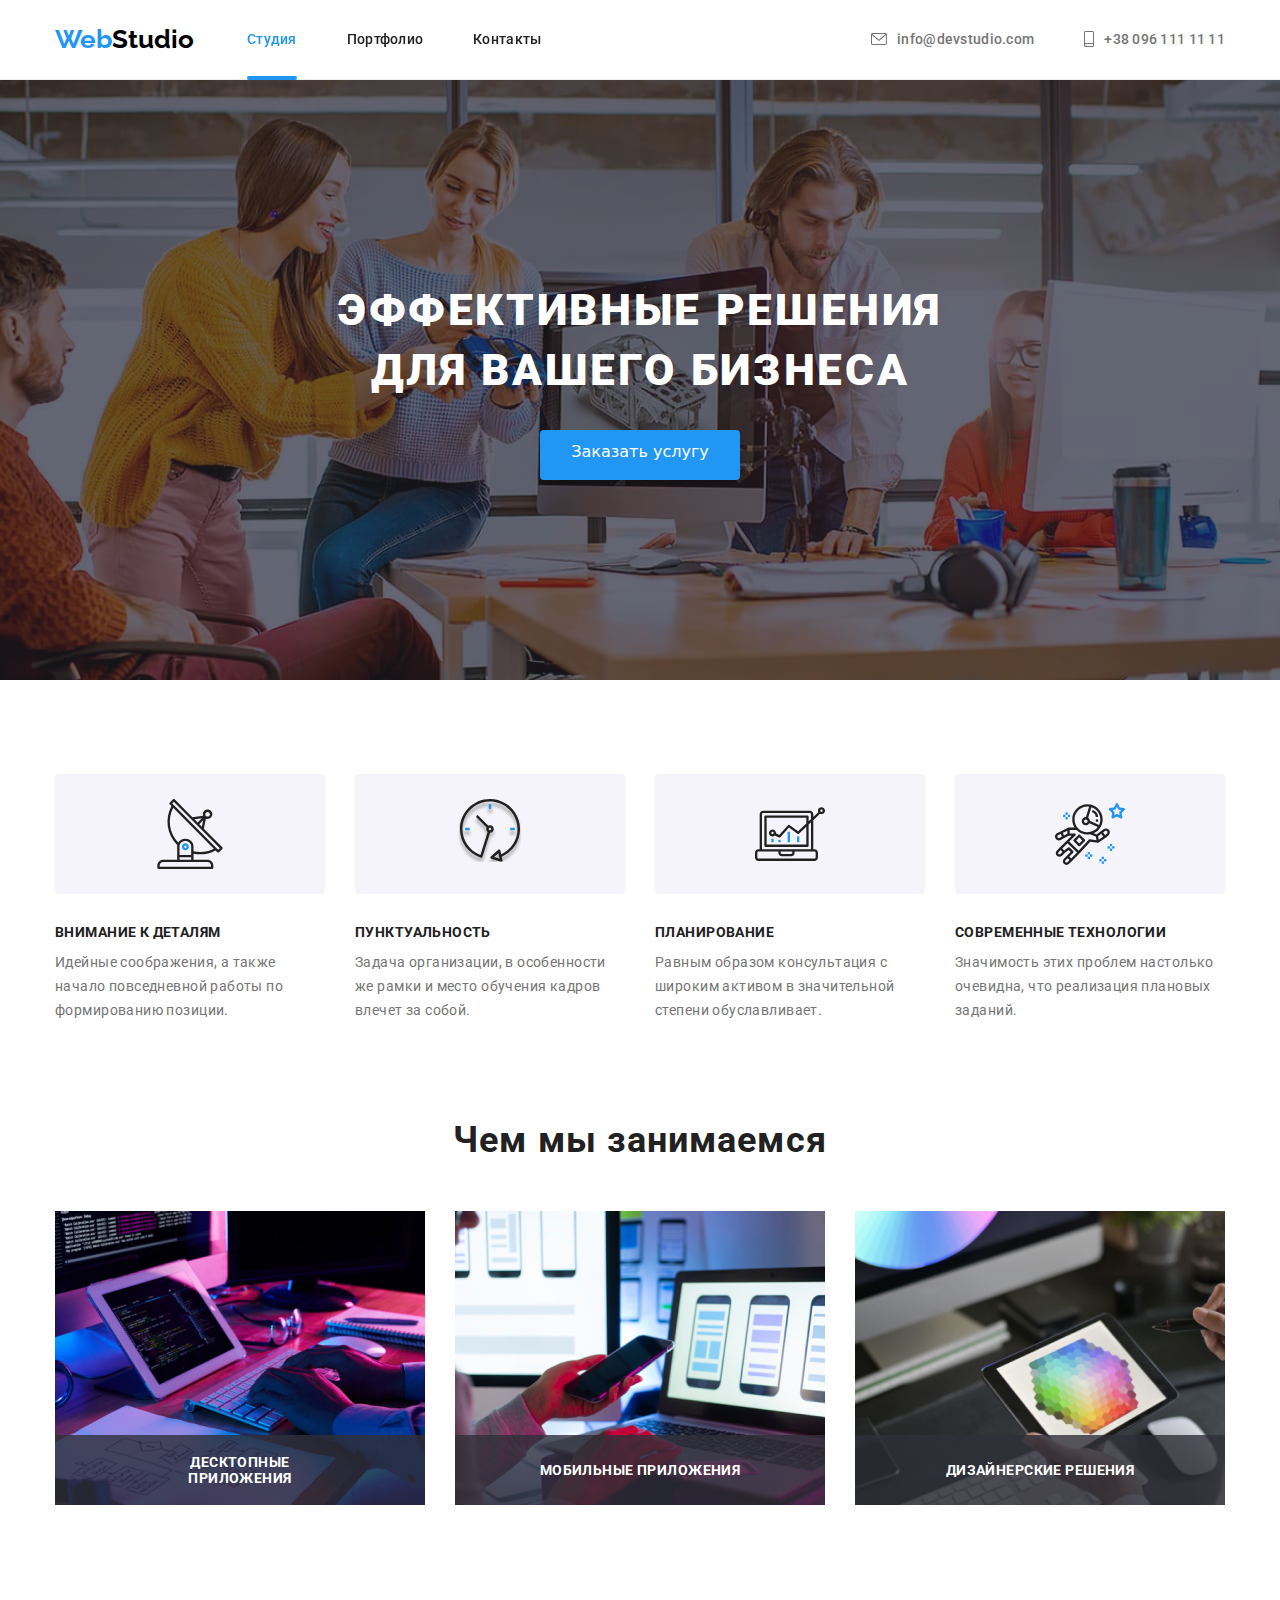
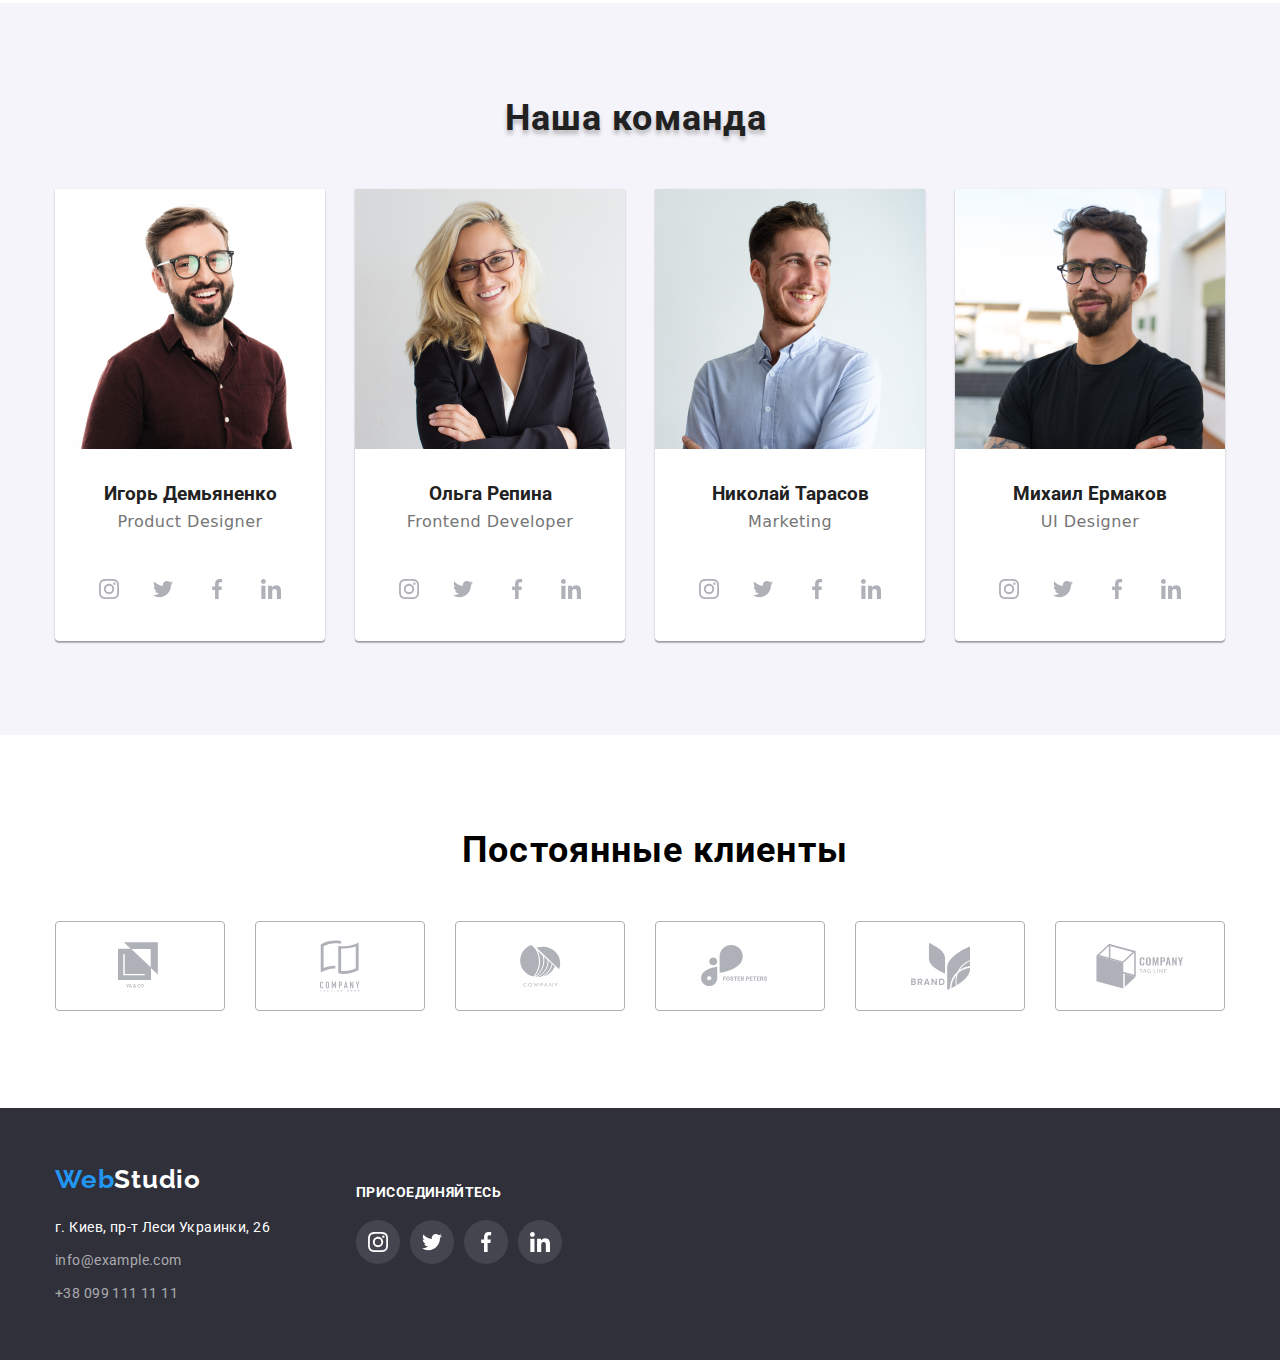
<file: index.html>
<!DOCTYPE html>
<html lang="en">
<head>
    <meta charset="UTF-8">
    <meta name="viewport" content="width=device-width, initial-scale=1.0">
    <title>Document</title>
    <link rel="preconnect" href="https://fonts.gstatic.com">
    <link href="https://fonts.googleapis.com/css2?family=Raleway:wght@700&family=Roboto:wght@400;500;700;900&display=swap" rel="stylesheet">
    <link rel="stylesheet" href="./styles/style.css">
    <link rel="stylesheet" href="https://cdnjs.cloudflare.com/ajax/libs/modern-normalize/1.0.0/modern-normalize.min.css">
  </head>
<body>
<!--Верхняя линия-->
     <header class="header" >
       <div class="container" >
            <a class="logo" href="index.html">
            <span style="color: #2196F3">Web</span><span style="color: #000000">Studio</span>
            </a>
         <nav class="navigation" >  
        <ul class="menu-nav"> 
            <li class="stirring"><a class="link current-link" href="/">Студия</a><div class="Active-link"><a></a></div></li>
            <li class="stirring"><a class="link" href="portfolio.html">Портфолио</a></li>
            <li class="stirring"><a class="link" href="/">Контакты</a></li>
        </ul>
      </nav>
        <!-- menu-nav-contacts -->
          <ul class="menu-nav-contacts">
             
              <li class="email" >
                 
                <a class="contacts" href="mailto:info@devstudio.com">
                   <svg class="link-mailto" width="16px" height="12px">   
                  <use href="./images/sprite.svg#icon-envelope-hover"> </use>
                </svg> info@devstudio.com</a> 
              </li>
            <li class="phone" >
              <a class="contacts" href="tel:+38-096-111-11-11">
                <svg class="link-tel"  width="10px" height="16px" >
                <use href="./images/sprite.svg#icon-smartphone"> </use>
              </svg>+38 096 111 11 11</a>
          </li>
        </ul>  
      </div> 

            </header>
           
            <!--Шапка-->
            
              <main>
            <section  class="helmet"> 
              <div class="container" >
              <h1 class="heading" >ЭФФЕКТИВНЫЕ РЕШЕНИЯ ДЛЯ ВАШЕГО БИЗНЕСА</h1>
              <div class="btn" >
           <button data-modal-open class="widget" href="/"><span class="snap"> Заказать услугу</span></button>
            </div>

           </div>

           </section>
        
    <!--Особенности-->

      <section class="element">

        <div class="container" >

                <h2 class="visually-hidden" >подзаголовок</h2>
        <ul class="text" >
             <li class="rubric" >
               <p class="vektor-antenna" >  </p>
                <h3 class="subject" >Внимание к деталям</h3>
                <p class="lead" >Идейные соображения, а также начало повседневной работы по формированию позиции.</p>
             </li>
             <li class="rubric">
               <p class="vektor-clock" width="100"  height="100" ></p>
                <h3 class="subject">Пунктуальность</h3>
                <p class="lead">Задача организации, в особенности же рамки и место обучения кадров влечет за собой.</p>
             </li>
             <li class="rubric">
               <p class="vektor-diagram" ></p>
                <h3 class="subject">Планирование</h3>
                <p class="lead">Равным образом консультация с широким активом в значительной степени обуславливает.</p>
            </li>
            <li class="rubric">
              <p class="vektor-astronaut" ></p>
                 <h3 class="subject">Современные технологии</h3>
                 <p class="lead">Значимость этих проблем настолько очевидна, что реализация плановых заданий.</p>  
            </li>
        </ul>
      </div>

  </section>

  <!-- чем мы занимаемся -->
  <section class="bowl">
    <div class="container">
         <h2 class="subtitle" >Чем мы занимаемся</h2>
        <ul class="wrapper">
           <li>
            <div class="thumb-desktop"><p class="label" >Десктопные приложения</p></div>
             <img class="thumb" src="./svg/box1.png" alt="пичатает на клавиатуре за столом" width="370">
            
          </li>
           <li>
             <div class="thumb-desktop">
               <p class="label">Мобильные приложения</p></div>
            <img class="thumb" src="./svg/box2.png" alt="работает на ноутбуке" width="370"></li>
           <li>
             <div class="thumb-desktop"><p class="label">Дизайнерские решения</p>
            </div>
            <img class="thumb" src="./svg/box3.png" alt="планшет с цветовой палитрой" width="370"></li>
        </ul>
      </div> 

    </section> 
    <!--Наша команда-->
    <!-- Игорь Демьяненко -->
    <section class="commercial">
      <div class="container" > 
       <h2 class="caption">Наша команда</h2>
        <ul class="promo">
          <li class="userpic" >
              <img class="pic" src="./svg/img.png" alt="фотография сотрудника 1" width="270">
              <h3 class="col">Игорь Демьяненко</h3>
              <p class="specialty" >Product Designer</p>
              <ul class="social-are">
                <li class="ger">
                  <a class="instagram" href="/" >
                   <svg class="link-instagram" width="20px" heidht="20px" >
                    <use href="./images/sprite.svg#icon-instagram-2"></use>
                  </svg>
                 </a>
               </li>
               <li>
                 <a class="twitter" href=""> 
                   <svg class="link-twitter" width="20px" heidht="20px">
                   <use href="./images/sprite.svg#icon-twitter-1"></use>
                 </svg>
                </a> 
               </li>
               <li>
                <a class="facebook" href="/" >
                 <svg class="link-facebook" width="20px" heidht="20px" >
                  <use href="./images/sprite.svg#icon-facebook-1"></use>
                </svg>
               </a>
             </li>
             <li>
              <a class="linkedin" href="/" >
               <svg class="link-linkedin" width="20px" heidht="20px" >
                <use href="./images/sprite.svg#icon-linkedin-1"></use>
              </svg>
             </a>
           </li>
            </ul>
          </li>
          <!-- Ольга Репина -->
             <li class="userpic">
               <img class="pic" src="./svg/img(1).png" alt="фотография сотрудника 2" width="270">
               <h3 class="names">Ольга Репина</h3>
               <p class="specialty">Frontend Developer</p>
               <ul class="social-are">
                <li>
                  <a class="instagram" href="/" >
                   <svg class="link-instagram" width="20px" heidht="20px" >
                    <use href="./images/sprite.svg#icon-instagram-2"></use>
                  </svg>
                 </a>
               </li>
               <li>
                 <a class="twitter" href=""> 
                   <svg class="link-twitter" width="20px" heidht="20px">
                   <use href="./images/sprite.svg#icon-twitter-1"></use>
                 </svg>
                </a> 
               </li>
               <li>
                <a class="facebook" href="/" >
                 <svg class="link-facebook" width="20px" heidht="20px" >
                  <use href="./images/sprite.svg#icon-facebook-1"></use>
                </svg>
               </a>
             </li>
             <li>
              <a class="linkedin" href="/" >
               <svg class="link-linkedin" width="20px" heidht="20px" >
                <use href="./images/sprite.svg#icon-linkedin-1"></use>
              </svg>
             </a>
           </li>
            </ul>
            </li>
            <!-- Николай Тарасов -->
             <li class="userpic">
               <img class="pic" src="./svg/img(2).png" alt="фотография сотрудника 3" width="270">
               <h3 class="names">Николай Тарасов</h3>
               <p class="specialty">Marketing</p>
               <ul class="social-are">
                <li>
                  <a class="instagram" href="/" >
                   <svg class="link-instagram" width="20px" heidht="20px" >
                    <use href="./images/sprite.svg#icon-instagram-2"></use>
                  </svg>
                 </a>
               </li>
               <li>
                 <a class="twitter" href=""> 
                   <svg class="link-twitter" width="20px" heidht="20px">
                   <use href="./images/sprite.svg#icon-twitter-1"></use>
                 </svg>
                </a> 
               </li>
               <li>
                <a class="facebook" href="/" >
                 <svg class="link-facebook" width="20px" heidht="20px" >
                  <use href="./images/sprite.svg#icon-facebook-1"></use>
                </svg>
               </a>
             </li>
             <li>
              <a class="linkedin" href="/" >
               <svg class="link-linkedin" width="20px" heidht="20px" >
                <use href="./images/sprite.svg#icon-linkedin-1"></use>
              </svg>
             </a>
           </li>
            </ul>
             </li>
             <!-- Михаил Ермаков -->
             <li class="userpic">
                 <img class="pic" src="./svg/img(3).png" alt="фотография сотрудника 3" width="270">
                 <h3 class="names">Михаил Ермаков</h3>
                 <p class="specialty">UI Designer</p>
                 <ul class="social-are">
                  <li>
                    <a class="instagram" href="/" >
                     <svg class="link-instagram" width="20px" heidht="20px" >
                      <use href="./images/sprite.svg#icon-instagram-2"></use>
                    </svg>
                   </a>
                 </li>
                 <li>
                   <a class="twitter" href=""> 
                     <svg class="link-twitter" width="20px" heidht="20px">
                     <use href="./images/sprite.svg#icon-twitter-1"></use>
                   </svg>
                  </a> 
                 </li>
                 <li>
                  <a class="facebook" href="/" >
                   <svg class="link-facebook" width="20px" heidht="20px" >
                    <use href="./images/sprite.svg#icon-facebook-1"></use>
                  </svg>
                 </a>
               </li>
               <li>
                <a class="linkedin" href="/" >
                 <svg class="link-linkedin" width="20px" heidht="20px" >
                  <use href="./images/sprite.svg#icon-linkedin-1"></use>
                </svg>
               </a>
             </li>
              </ul>
          </li>
                 
              </ul>  
           </div>      
       </section> 
      
      <!-- клиент -->
             <section class="figure">
               <div class="container">
      <h3 class="figure-client">Постоянные клиенты</h3>
        <ul class="client">
          <li class="indent">
            <a class="link-client" href="/">
              <svg width="44px" height="49px">
              <use href="./images/sprite.svg#icon-logo-1"></use>
            </svg>
          </a>
          </li>
          <li class="indent">
            <a class="link-client" href="/">
            <svg width="40px" height="52px">
              <use href="./images/sprite.svg#icon-logo-2"></use>
            </svg>
          </a>

            </li>
            
            <li class="indent">
              <a class="link-client" href="/">
              <svg width="41px" height="42px">
                <use href="./images/sprite.svg#icon-logo-3"></use>
              </svg>
            </a>

              </li>
              
              <li class="indent">
                <a class="link-client" href="/">
                <svg width="79px" height="42px">
                  <use href="./images/sprite.svg#icon-logo-4"></use>
                </svg>
              </a>

                </li>
                
                <li class="indent">
                  <a class="link-client" href="/">
                  <svg width="59px" height="47px">
                    <use href="./images/sprite.svg#icon-logo-5"></use>
                  </svg>
                </a>

                </li>

                  
                  <li class="indent">
                    <a class="link-client" href="/">
                    <svg width="88px" height="45px">
                      <use href="./images/sprite.svg#icon-Object-6"></use>
                    </svg>
                  </a>
                    
                    </li> 

        </ul> 
      
      </div>
       </section>
      </main> 
    <!--Подвал-->
   <footer class="adv">
          <div class="container" >
        <nav class="basement">

         
        <ul class="adress">
          <li> <a class="logo-footer" href="index.html"> 
          <span style="color:#2196F3">Web</span><span style="color: #ffffff;">Studio</span>
          </a></li>
            <li class="adds" >г. Киев, пр-т Леси Украинки, 26</li>
            <li><a class="aside-mailto" href="mailto:info@example.com">info@example.com</a></li>
            <li><a class="aside-tel" href="tel:+38-099-111-11-11">+38 099 111 11 11</a></li>
        </ul>
      </nav>
         <div class="connexion">
           <h4 class="accession">присоединяйтесь</h4>
        <ul class="footer-social-are">
          <li>
            <a class="instagram-connexion" href="/" >
             <svg class="link-instagram" width="20px" heidht="20px" >
              <use href="./images/sprite.svg#icon-instagram-2"></use>
            </svg>
           </a>
         </li>
         <li>
           <a class="twitter-connexion" href="/"> 
             <svg class="link-twitter" width="20px" heidht="20px">
             <use href="./images/sprite.svg#icon-twitter-1"></use>
           </svg>
          </a> 
         </li>
         <li>
          <a class="facebook-connexion" href="/" >
           <svg class="link-facebook" width="20px" heidht="20px" >
            <use href="./images/sprite.svg#icon-facebook-1"></use>
          </svg>
         </a>
       </li>
       <li>
        <a class="linkedin-connexion" href="/" >
         <svg class="link-linkedin" width="20px" heidht="20px" >
          <use href="./images/sprite.svg#icon-linkedin-1"></use>
        </svg>
       </a>
     </li>
      </ul>
    </div>
      </div> 
     
</footer>
<div class="backdrop is-hidden" data-modal >
  <div class="window">
    <button class="close-black" data-modal-close >
      <img src="./images/Vector.svg" alt="Закрытие модального окна">
    </button>
  </div>
</div>
  <script src="./js/modal.js"></script>
</body>
</html>
</file>
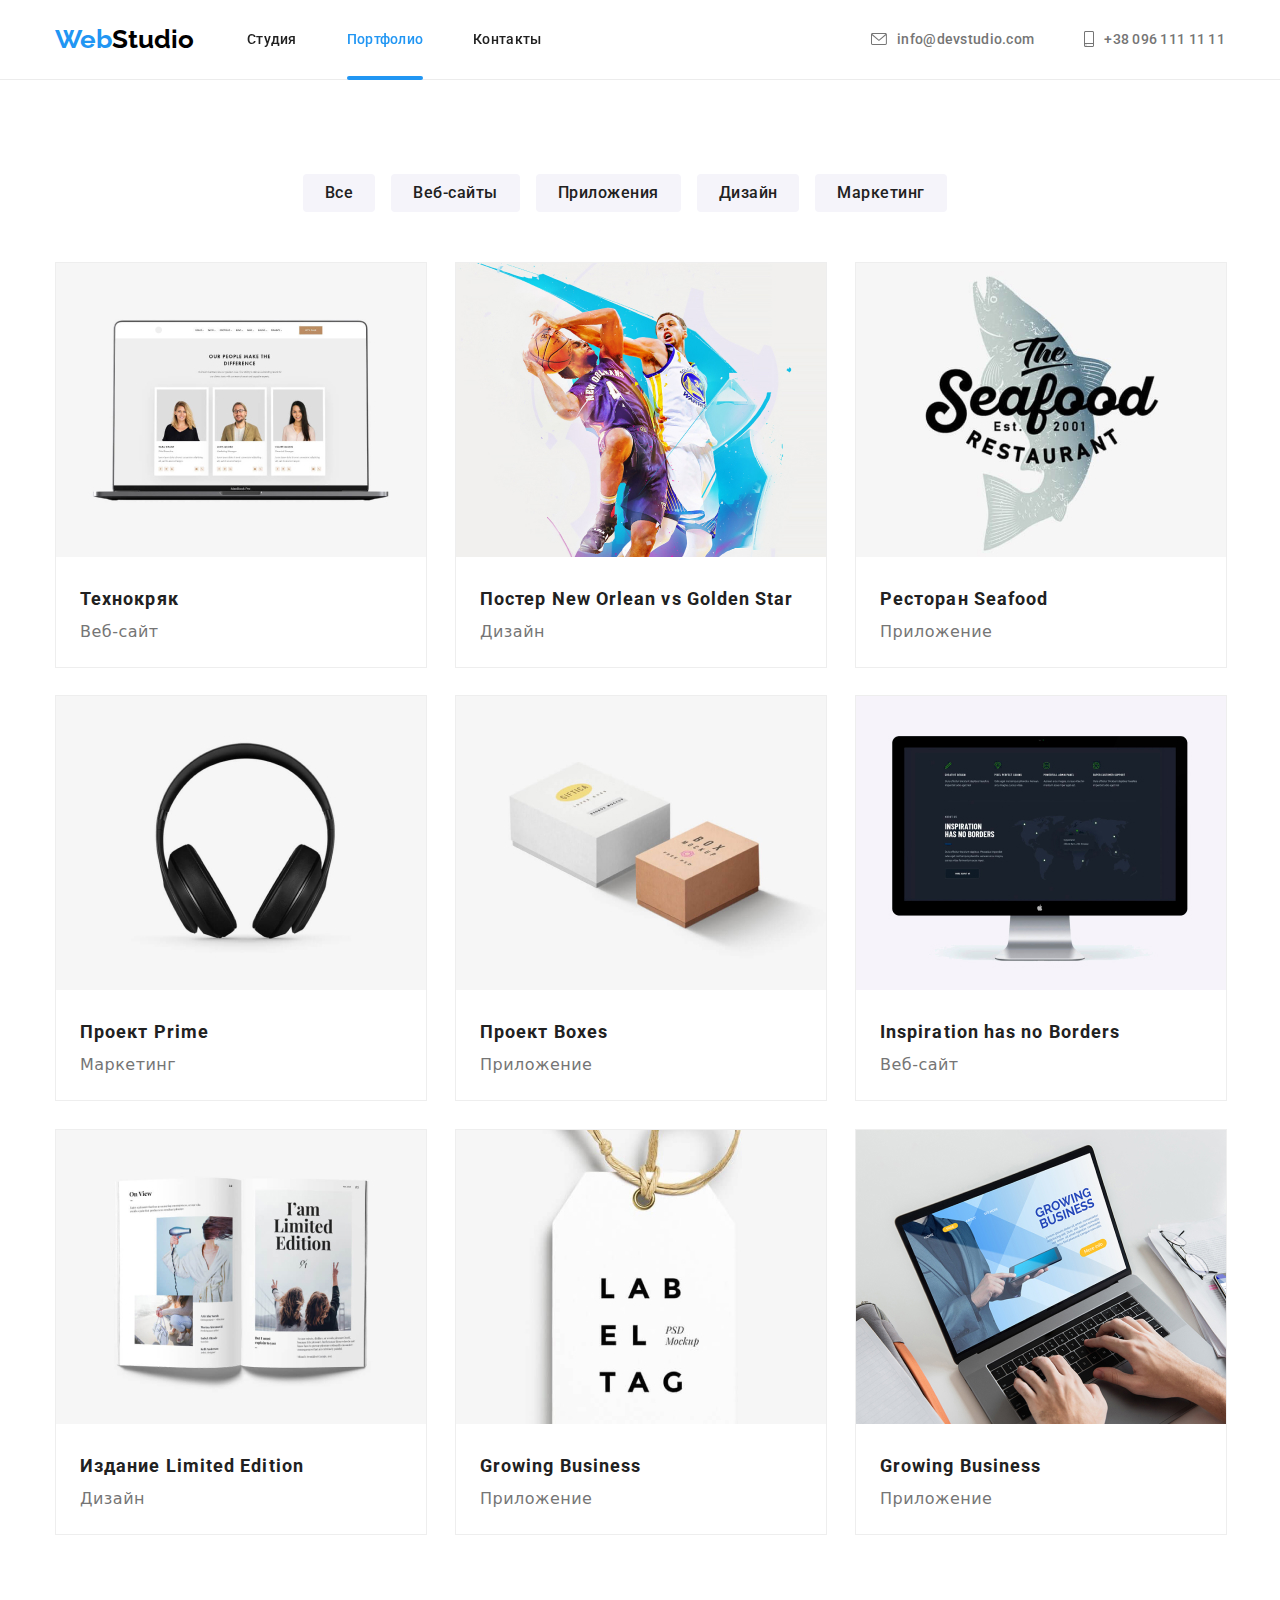
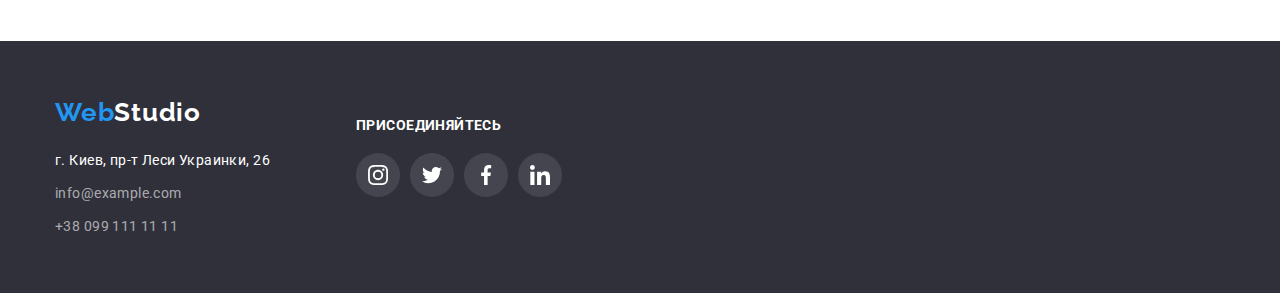
<file: portfolio.html>
<!DOCTYPE html>
<html lang="en">
<head>
    <meta charset="UTF-8">
    <meta name="viewport" content="width=device-width, initial-scale=1.0">
    <title>Document</title>
    <link rel="preconnect" href="https://fonts.gstatic.com">
    <link href="https://fonts.googleapis.com/css2?family=Raleway:wght@700&family=Roboto:wght@400;500;700;900&display=swap" rel="stylesheet"> 
    <link rel="stylesheet" href="./styles/style.css"> 
    <link rel="stylesheet" href="https://cdnjs.cloudflare.com/ajax/libs/modern-normalize/1.0.0/modern-normalize.min.css">
</head>
<body>
    <!--Верхняя линия-->
    <header class="header" >
        <div class="container" > 
        <a class="logo" href="index.html">
               <span style="color:#2196F3">Web</span><span style="color: #000000">Studio</span>
               </a>
            <nav class="navigation">  
        <ul class="menu-nav"> 
            <li class="stirring"><a class="link" href="index.html">Студия</a></li>
            <li class="stirring"><a class="link current-link" href="/">Портфолио</a><div class="Active-link"><a></a></div></li>
            <li class="stirring"><a class="link" href="/">Контакты</a></li>
        </ul>
    </nav> 
    <ul class="menu-nav-contacts">
             
      <li class="email" > 
         
        <a class="contacts" href="mailto:info@devstudio.com">
           <svg class="link-mailto" width="16px" height="12px">   
          <use href="./images/sprite.svg#icon-envelope-hover"> </use>
        </svg> info@devstudio.com</a> 
      </li>
    <li class="phone" >
      <a class="contacts" href="tel:+38-096-111-11-11">
        <svg class="link-tel"  width="10px" height="16px" >
        <use href="./images/sprite.svg#icon-smartphone"> </use>
      </svg>+38 096 111 11 11</a>
  </li>
</ul>  
         
    </div>
</header>

            <!--Портфолио-->
        <section class="coloring" >
           <div class="container">

            <ul class="group" >
                <li class="stud"><button class="filter" type="button">Все</button></li>
                <li class="stud"><button class="filter" type="button">Веб-сайты</button></li>
                <li class="stud"><button class="filter" type="button">Приложения</button></li>
                <li class="stud"><button class="filter" type="button">Дизайн</button></li>
                <li class="stud"><button class="filter" type="button">Маркетинг</button></li>
            </ul>
              
        <ul class="spreadsheet" >

          <li class="ticket">
         <a class="ghost" href="/">
           <div class="photo">
           <img src="./Portfolio/img.jpg" alt="Открытый Macbook" width="370"/>
          
             <div class="animation-technocryk">
            <p class="technocryk">Технокряк это современная площадка распространения коронавируса. Компании используют эту платформу для цифрового шпионажа и атак на защищённые сервера конкурентов.</p>
          </div>
        </div>
           
           <div class="internal-block" >
                <h4 class="title" >Технокряк</h4>
                <p class="desc" >Веб-сайт</p>
              </div>
              </a>        
          </li>
          <li class="ticket">
               <a class="ghost" href="">
                 <div class="photo">
                 <img src="./Portfolio/img-(1).jpg" alt="Баскетболисты и мяч" width="370">
                 <div class="animation-technocryk">
                  <p class="technocryk">Технокряк это современная площадка распространения коронавируса. Компании используют эту платформу для цифрового шпионажа и атак на защищённые сервера конкурентов.</p>
                </div>
              </div>
                 <div class="internal-block" >
                <h4 class="title">Постер New Orlean vs Golden Star</h4>
                <p class="desc">Дизайн</p>
              </div>
              </a>   
          </li>
          <li class="ticket">
           <a class="ghost" href="">
            <div class="photo">
             <img src="./Portfolio/img-(2).jpg" alt="Логотип ресторана Seafood" width="370">
             <div class="animation-technocryk">
               <p class="technocryk">Технокряк это современная площадка распространения коронавируса. Компании используют эту платформу для цифрового шпионажа и атак на защищённые сервера конкурентов.</p>
             </div>
            </div> 
            <div class="internal-block" >
            <h4 class="title">Ресторан Seafood</h4>
            <p class="desc">Приложение</p>
          </div>
          </a>
          </li>
          <li class="ticket">
         <a class="ghost" href="">
          <div class="photo">
           <img src="./Portfolio/img-(3).jpg" alt="Наушники" width="370">
           <div class="animation-technocryk">
            <p class="technocryk">Технокряк это современная площадка распространения коронавируса. Компании используют эту платформу для цифрового шпионажа и атак на защищённые сервера конкурентов.</p>
          </div>
        </div>
           <div class="internal-block" >
          <h4 class="title">Проект Prime</h4>
          <p class="desc">Маркетинг</p>
        </div>
        </a>
          </li>
          <li class="ticket">
          <a class="ghost" href="">
            <div class="photo">
            <img src="./Portfolio/img-(4).jpg" alt="Коробки" width="370">
            <div class="animation-technocryk">
              <p class="technocryk">Технокряк это современная площадка распространения коронавируса. Компании используют эту платформу для цифрового шпионажа и атак на защищённые сервера конкурентов.</p>
            </div> 
          </div> 
            <div class="internal-block" >
            <h4 class="title">Проект Boxes</h4>
            <p class="desc">Приложение</p>
          </div>
          </a>
          </li>
          <li class="ticket">
          <a class="ghost" href="">
            <div class="photo"> 
            <img src="./Portfolio/img-(5).jpg" alt="Монитор компютера" width="370"/>
            <div class="animation-technocryk">
              <p class="technocryk">Технокряк это современная площадка распространения коронавируса. Компании используют эту платформу для цифрового шпионажа и атак на защищённые сервера конкурентов.</p>
            </div>
          </div>
             <div class="internal-block" >
            <h4 class="title">Inspiration has no Borders</h4>
            <p class="desc">Веб-сайт</p>
          </div>
      </a>      
          </li>
          <li class="ticket">
           <a class="ghost" href="">
            <div class="photo">
             <img src="./Portfolio/img-(6).jpg" alt="Открытая книга" width="370"/>
             <div class="animation-technocryk">
              <p class="technocryk">Технокряк это современная площадка распространения коронавируса. Компании используют эту платформу для цифрового шпионажа и атак на защищённые сервера конкурентов.</p>
            </div> 
          </div>
            <div class="internal-block" >
            <h4 class="title">Издание Limited Edition</h4>
            <p class="desc">Дизайн</p>
          </div>
          </a>
          </li>
          <li class="ticket">
          <a class="ghost" href="">
            <div class="photo">
             <img src="./Portfolio/img-(7).jpg" alt="Бирка" width="370">
             <div class="animation-technocryk">
              <p class="technocryk">Технокряк это современная площадка распространения коронавируса. Компании используют эту платформу для цифрового шпионажа и атак на защищённые сервера конкурентов.</p>
            </div>
          </div>
             <div class="internal-block" >
            <h4 class="title">Growing Business</h4>
            <p class="desc">Приложение</p>
          </div>
          </a>
          </li>
          <li class="ticket">
           <a class="ghost" href="">
            <div class="photo">
             <img src="./Portfolio/img-(8).jpg" alt="Открытый ноутбук" width="370">
             <div class="animation-technocryk">
              <p class="technocryk">Технокряк это современная площадка распространения коронавируса. Компании используют эту платформу для цифрового шпионажа и атак на защищённые сервера конкурентов.</p>
            </div>
          </div> 
                <div class="internal-block" >
                <h4 class="title">Growing Business</h4>
                <p class="desc">Приложение</p>
              </div>
              </a>          
          </li>
        </ul>
      </div> 
        </section>         
  <!--Подвал-->
  <footer class="adv">
    <div class="container" >
  <nav class="basement">

   
  <ul class="adress">
    <li> <a class="logo-footer" href="index.html"> 
    <span style="color:#2196F3">Web</span><span style="color: #ffffff;">Studio</span>
    </a></li>
      <li class="adds" >г. Киев, пр-т Леси Украинки, 26</li>
      <li><a class="aside-mailto" href="mailto:info@example.com">info@example.com</a></li>
      <li><a class="aside-tel" href="tel:+38-099-111-11-11">+38 099 111 11 11</a></li>
  </ul>
</nav>
   <div class="connexion">
     <h4 class="accession">присоединяйтесь</h4>
  <ul class="footer-social-are">
    <li>
      <a class="instagram-connexion" href="/" >
       <svg class="link-instagram" width="20px" heidht="20px" >
        <use href="./images/sprite.svg#icon-instagram-2"></use>
      </svg>
     </a>
   </li>
   <li>
     <a class="twitter-connexion" href="/"> 
       <svg class="link-twitter" width="20px" heidht="20px">
       <use href="./images/sprite.svg#icon-twitter-1"></use>
     </svg>
    </a> 
   </li>
   <li>
    <a class="facebook-connexion" href="/" >
     <svg class="link-facebook" width="20px" heidht="20px" >
      <use href="./images/sprite.svg#icon-facebook-1"></use>
    </svg>
   </a>
 </li>
 <li>
  <a class="linkedin-connexion" href="/" >
   <svg class="link-linkedin" width="20px" heidht="20px" >
    <use href="./images/sprite.svg#icon-linkedin-1"></use>
  </svg>
 </a>
</li>
</ul>
</div>
  

</div> 

</footer>
</body>
</html>
</file>
<file: styles/style.css>
body {
       position: relative;
       background: #ffffff;
       font-style: normal;
       line-height: normal;
       border: none;
       box-sizing: unset; 
       padding-top: 80px;  }
h1,h2,h3,h4{
      font-family: Roboto,sans-serif;
      font-weight: 700; }
 body,h1,h2,h3,h4,ul,li,p{
        margin: 0px;    } 

    /*Верхняя линия*/

header{
       background-color: #ffffff; }
.logo:focus {
       outline: none;
       } 
.logo,
.logo-footer{
       display: flex;
       align-items: center;
       font-family: Raleway,sans-serif;
       font-weight: 700;
       font-size: 26px;
       line-height: 30.52px;      }
       
.link{
       color: #212121; }
.link:hover{
     outline: none;
       color: #2196F3; }
.link:focus{
       outline: none;
       border-color: #ffffff;
       color: #2196F3;
      }      
.menu-nav{
       font-family: Roboto;
       font-style: normal;
       font-weight: 500;
       font-size: 14px;
       line-height: 16px;
       letter-spacing: 0.02em;    }
li{
       list-style: none; }
a{
       text-decoration: none; }
ul{
       padding-inline-start: 0px;
       margin-block-end: 0em;
       margin-block-start: 0em;
       padding: 0px;      }

/*контакты*/

.contacts{
       display: flex;
       align-items: center;
       font-family: Roboto;
       font-style: normal;
       line-height: 16px;
       font-weight: 500;
       font-size: 14px;
       letter-spacing: 0.02em;
       color: #757575;       }
   
.contacts:hover,
.contacts:focus{
       outline: none;
       color: #2196F3;
       fill:#2196F3;    }

    /*шапка*/

.banner  {      
       background: #2F303A;  }      
.heading{      
       font-weight: 900;
       font-size: 44px;
       line-height: 60px;
       color: #ffffff;
       letter-spacing: 0.06em;    }

  /*особенности*/

.subject{
       font-size: 14px;
       line-height: 16.41px;
       letter-spacing: 0.03em;
       color: #212121; }
.lead{
       font-weight: 400;
       font-size: 14px;
       line-height: 24px;
       letter-spacing: 0.03em;
       color: #757575; }
.subtitle{
       font-weight: 700;
       font-size: 36px;
       line-height: 42px;
       letter-spacing: 0.03em;
       color: #212121;  }

  /*наша команда*/
  
.caption{
       font-weight: 700;
       font-size: 36px;
       line-height: 42px;
       letter-spacing: 0.03em;
       color: #212121;
       text-shadow: 0px 4px 4px rgba(0, 0, 0, 0.25); }
.userpic:not(:last-child){
       margin-right: 30px;      }      
.userpic{      
       background: #FFFFFF;
       box-shadow: 0px 1px 3px rgba(0, 0, 0, 0.12), 0px 1px 1px rgba(0, 0, 0, 0.14), 0px 2px 1px rgba(0, 0, 0, 0.2);
       border-radius: 0px 0px 4px 4px;  }
.names
.col{
       font-weight: 500;
       font-size: 16px;
       line-height: 19px;
       letter-spacing: 0.03em;  }
.specialty{      
       font-weight: 400;
       font-size: 16px;
       line-height: 19px;
       letter-spacing: 0.03em;
       color: #757575; }
.adress{
       color: #FFFFFF; }
.adds{  
       padding-top: 20px;    
       color: #FFFFFF;    }
.aside-mailto,
.aside-tel{
       display: flex;
       height: auto;
       font-size: 14px;
       line-height: 24px;
       letter-spacing: 0.03em;
       color: rgba(255, 255, 255, 0.6); }
.aside-mailto{
           padding-bottom: 9px;
           padding-top: 9px;         }
.aside:hover{
       outline: none;
       color: #2196F3; }
.aside:focus{
        outline: none;
        color: #2196F3; }

  /*кнопки*/

.filter{
     cursor: pointer;      } 
.button {
       border: 0;     }
.filter{  
        font-family: Roboto;
        font-style: normal;
        font-weight: 500;
        font-size: 16px;
        line-height: 26px;
        text-align: center;
        letter-spacing: 0.03em;
        color: #212121;
        border-radius: 4px;
        background: #F5F4FA;   }
.filter:hover,     
.filter:focus{
       outline: none;
        color: #ffffff;
        background: #2196F3; }      
  /*портфолио*/


.title{
        font-weight: 700;
        font-size: 18px;
        line-height: 36px;
        letter-spacing: 0.06em;
        color: #212121;  }
.desc{
        font-weight: 400;
        font-size: 16px;
        line-height: 30px;
        letter-spacing: 0.03em;
        color: #757575;  }

 /********* goit-markup-hw-03 ********/
/***** главная ****/
        /* Верхняя линия */

.link.logo
.contacts.widget
.aside.logo-footer{
     cursor: pointer;  }
.container{
       width: 1200px;
       height: auto;
       margin-left: auto;
       margin-right: auto;       
       padding: 0px 15px;          }
.header{
       position: fixed;
       z-index: 1;
       top: 0px;
       width: 100%;
       height: 80px ;
       margin-right: auto;
       margin-left: auto;
       border-bottom:  1px solid #ECECEC;;
       display: flex;
       align-items: center;      }        
.header>.container{
       display: flex;  } 
.logo{
       margin-right: 53px; }
.navigation{
       padding-right: unset; }
.menu-nav{
       display: flex;
       align-items: center; }
.navigation{
       display: flex;  }
.menu-nav-contacts{   
       display: flex;

       margin-left: auto;
       margin-right: -50px;  }
.contacts:last-child{
       margin-right: 50px;  }

/* Шапка */

.helmet{ 
       background: linear-gradient(
              to right, rgba(47, 48, 58, 0.4), 
              rgba(47, 48, 58, 0.4)),
               url(../svg/Imgmin.jpg);
       background-repeat: no-repeat; 
       background-position: center;
       background-size: cover; 
       padding-top: 200px;
       padding-bottom: 200px;    }
.heading{

       width: 616px;
       height: auto;
       margin: 0px auto;
       padding-bottom: 30px;
       text-align: center;
       text-transform: uppercase;        }
.btn > .widget{       
       width: 200px;
       height: 50px;
       display: flex;
       align-items: center;
       text-align: center;
       margin-left: auto;
       margin-right: auto;
       background: #2196F3;
       box-shadow: 0px 4px 4px rgba(0, 0, 0, 0.15);
       border-radius: 4px; 
border: #2196F3; }  
.btn > .widget> .snap{
       cursor: pointer; 
       width: 140px;
       height: 25px;
       margin-left: auto;
       margin-right: auto;  
       color: #FFFFFF;  } 

/* Особенности */

.visually-hidden {
       position: absolute;
       clip: rect(0 0 0 0);
       width: 1px;
       height: 1px;
       margin: -1px;  }
.element{
       height: 439px;
        padding-top: 94px;
       padding-bottom: 94px;          }
           
.text{
       display: flex;
       align-items: center;
       height: auto;      }
.rubric{
       display: block;
       align-items: center;
       width: 270px;
       height: 101px;
       margin-right: 30px;      }  
.subject{
       width: 270px;
       height: auto;
       margin-left: auto;
       margin-right: auto;
       padding-top: 30px;
       text-transform: uppercase;
       color: #212121;   }
.lead{
       width: 270px;
       height: 75px;
       padding-top: 10px;
       font-family: Roboto;   }

/* чем мы занимаемся */

.subtitle{
       flex-direction: column;
       width: 380px;
       height: auto;
       margin-left: auto;
       margin-right: auto;
       padding-bottom: 50px;
       text-align: center;  }
.bowl{      
       padding-bottom: 94px;     }
.wrapper{      
       display: flex;
       justify-content: space-between;         }
.thumb{
       padding-left: 0;  }

/* Наша команда */

.commercial{     
       background: #F5F4FA;
       padding-bottom: 94px;
       padding-top: 94px;         }
.commercial:not(:box-sizing){
       display: flex;
       align-items: center;     
       height: 648px;   
       background: #F5F4FA;    } 
.caption{
       display: flex;
       align-items: center;
       width: 270px;
       height: 42px;
       margin-left: auto;
       margin-right: auto;
       text-align: center;   }
.promo{
       display: flex;
       align-items: center;
       height: auto;
       padding-top: 50px;
       margin-left: auto;
       margin-right: auto;   }
.userpic{
       width: 270px;
       height: auto;
       margin-left: auto;
       margin-right: auto;
       padding-bottom: 30px;
       background: #FFFFFF;
       box-shadow: 0px 1px 3px rgba(0, 0, 0, 0.12), 0px 1px 1px rgba(0, 0, 0, 0.14), 0px 2px 1px rgba(0, 0, 0, 0.2);
       border-radius: 0px 0px 4px 4px; }
.names{
       width: 171px;
       height: 19px;
       margin-left: auto;
       margin-right: auto;
       text-align: center;
       color: #212121;   }
.pic{
       padding-bottom: 30px;     }  
.specialty{
       width: 177px;
       height: auto;
       margin-left: auto;
       margin-right: auto;
       padding-top: 10px;
       padding-bottom: 16px;
       text-align: center;
       color: #757575;  }
.col{
       width: 208px;
       height: 19px;
       margin-left: auto;
       margin-right: auto;    
       text-align: center;
       color: #212121;     }

/* подвал */
.adv{
       display: flex;
       align-items: center;
       height: 252px;
       background: #2F303A;
       padding-top: 60px;
       padding-bottom: 60px;          }
.adress{
       width: auto;
       height: 240px;
       margin: 0px;
       font-family: Roboto;
       font-size: 14px;
       line-height: 24px;
       letter-spacing: 0.03em;       }  
.logo-footer{
       width: 145px;
       height: 31px;
       margin-top: 50px;
       font-family: Raleway;
       font-style: normal;
       font-weight: bold;
       font-size: 26px;
       line-height: 31px;
       letter-spacing: 0.03em;   }

/* ***портфолио*** */

/* кнопка */

.coloring{
       padding-bottom: 79px;
       padding-top: 94px;  }
.group{
       display: flex; 
       align-items: center;
       width: 1170px;
       height: auto;
       padding-bottom: 50px; 
       padding-left: 240px;
       padding-right: 240px;     } 
.filter{
       padding: 6px 22px;
       width: auto;
       height: 38px;
       border: none;  }
.spreadsheet{ 
       width: 1200px;
       height: 1300px;
       display: flex;
       flex-wrap: wrap;     }
.ticket{ 
         width: auto;
         height: 404px;        }
.internal-block{     
         padding:20px 24px;  } 
.stud{
         margin: 0px 8px;        } 

       /* **  goit-markup-hw-04   ** */ 
       /* <!--Особенности-->  */
.ghost{
       display: block;
       border: 1px solid #EEEEEE; }
.ticket:nth-child(1n+1){        
       margin-right: auto;  }
.ghost:focus,
.ghost:hover{
       outline: none;
        background: #FFFFFF;
       border: 1px solid #EEEEEE;
       display: block;
       box-shadow: 0px 1px 1px rgba(0, 0, 0, 0.12),
        0px 4px 4px rgba(0, 0, 0, 0.06),
         1px 4px 6px rgba(0, 0, 0, 0.16);       }
.vektor-antenna,
.vektor-clock,
.vektor-diagram,
.vektor-astronaut{
         height: 120px;
         background: #F5F4FA;
         background-position: center;
         background-repeat: no-repeat;
         border-radius: 4px;      
         background-size: 70px 70px;      }
.vektor-antenna{
         background-image: url(../svg/antenna\ 1.svg);     }
.vektor-clock{  
         background-image: url(../svg/clock\ 1.svg);    }
.vektor-diagram{
         background-image: url(../svg/diagram\ 1.svg);    }
.vektor-astronaut{           
         background-image: url(../svg/astronaut\ 1.svg);    } 
          /* верхняя линия */

.contacts{
         fill: #757575;         }
.link-mailto ,.link-tel{      
         margin-right: 10px;     }
.menu-nav-contacts .contacts:hover,
.menu-nav-contacts .contacts:focus{
        outline: none;
         color: var(--accent-color);           }         
.email ,.phone{
         display: flex;     }

         /* наша команда */

.social-are,
.footer-social-are{
          width: auto;
          height: auto;
          padding-right: 0px;
          padding-left: 0px;
          padding-top: 20px;
          margin: 0px auto;
          display: flex;
          align-items: center; 
          justify-content: center;         }
.link-instagram,.link-twitter,
.link-facebook,.link-linkedin{
          width: 20px;
          height: 20px;  
          border: 0px;
          padding: 0px;           }
.instagram,
.twitter,
.facebook,
.linkedin:not(:last-child){
         margin-right: 10px; }
.instagram,.twitter,.facebook,.linkedin{
         display: flex;
         align-items: center;
         justify-content: center;
         border-radius: 50%;
         width: 44px;
         height: 44px;
         background: rgba(255, 255, 255, 0.1);   
         fill: #AFB1B8;     }
.instagram:hover,
.instagram:focus{
       outline: none;
       fill: #ffffff;
       background-color: var(--accent-color);   }
.twitter:hover,
.twitter:focus{
       outline: none;
       fill: #ffffff;
       background-color: var(--accent-color);  }
.facebook:hover,
.facebook:focus{
       outline: none;
       fill: #ffffff;
       background-color: var(--accent-color);   }
.linkedin:hover,
.linkedin:focus{
       outline: none;
       fill: #ffffff;
       background-color: var(--accent-color);   }
.instagram:hover,
.instagram:focus{
       outline: none;
       background-color:  #2196F3;   }
.twitter:hover,
.twitter:focus{
       outline: none;
       background-color:  #2196F3;   }
.facebook:hover,
.facebook:focus{
       outline: none;
       background-color:  #2196F3;   }
.linkedin:hover,
.linkedin:focus{
       outline: none;
       background-color:  #2196F3;   }

      /* клиент  */

.client{
       display: flex;
       align-items: center;
       justify-content: center;         } 
.link-client{ 
       display: flex;
       align-items: center;
       justify-content: center;
       width: 170px;
       height: 90px;
       border: 1px solid #AFB1B8;
       box-sizing: border-box;
       border-radius: 4px;
       fill: #AFB1B8;      }
.figure{
       width: 1200px;
       height: auto;
       margin: 0px auto;
       padding-top: 94px;
       padding-bottom: 97px;    } 
.indent:not(:last-child){
       margin-right: 30px;   }
.figure-client{
       font-weight: bold;
       font-size: 36px;
       line-height: 42px;
       text-align: center;
       letter-spacing: 0.03em;
       width: 1200px;
       height: auto;      
       padding-bottom: 50px;
       text-decoration-color: #212121;   }
.link-client:hover,
.link-client:focus{ 
       outline: none;
       color: var(--accent-color); 
       border-color: var(--accent-color);
       fill: var(--accent-color);  }
:root {
       --accent-color: #2196F3;     }
  
    /* подвал */
.instagram-connexion,
.twitter-connexion,
.facebook-connexion,
.linkedin-connexion:not(:last-child){
         margin-right: 10px; }
.instagram-connexion,.twitter-connexion,
.facebook-connexion,.linkedin-connexion{
         display: flex;
         align-items: center;
         justify-content: center;
         border-radius: 50%;
         width: 44px;
         height: 44px;
         background: rgba(255, 255, 255, 0.1);   
         fill: #ffffff;     }
.instagram-connexion:hover,
.instagram-connexion:focus{
         outline: none;
         background:  #2196F3;   }
.twitter-connexion:hover,
.twitter-connexion:focus{
         outline: none;
         background:  #2196F3;   }
.facebook-connexion:hover,
.facebook-connexion:focus{
         outline: none;
         background:  #2196F3;   }
.linkedin-connexion:hover,
.linkedin-connexion:focus{
         outline: none;
         background:  #2196F3;   }
   /* copy */
.basement {
       width: 231px;
       height: 81px;
       display: flex;
       align-items: center;     }
.accession{
       font-size: 14px;
       line-height: 16px;
       letter-spacing: 0.03em;
       text-transform: uppercase;
       color: #FFFFFF;    }
.connexion{      
       align-items: center;
       justify-content: center;
       width: 206px;
       height: auto;
       margin-left: 70px;
       padding-bottom: 20px;      }
.adv > .container{
       display: flex;
       align-items: center;       }

       /* goit-markup-hw-05 */
       /* Активная ссылка */

.stirring{
       margin-right: 50px;      }
.link{
        padding-top: 32px;
        padding-bottom: 32px;
        transition:color  250ms linear;}
.link{
        position: relative;    }
.link::after{
       content: "";
       display: block;
       position: absolute;
       bottom: -0.5px;
       left: 0px;
       width: 100%;
       height: 4px;
       background: #2196F3;
       border-radius: 2px;
       opacity: 0; 
       transition: opacity 250ms linear;  }
.current-link,
.current-link.link::after,
.link:hover:after,
.current-link,
.current-link.link::after,
.link:focus:after{
       color: #2196F3;
       opacity: 1;  } 
      
       /* Верхняя линия,Шапка,Особенности */

 .backdrop{
        position: fixed;
        width: 100%;
        height: 100%;
        top: 0px;
        left: 0px;
        z-index: 1;
        background-color: rgba(0, 0, 0, 0.2);     } 
.window{
       position: absolute;
       width: 528px;
       height: 581px;
       top: 50%;
       left: 50%;
       transform: translate(-50%, -50%);
       background-color: #FFFFFF;
       box-shadow: 0px 1px 3px rgba(0, 0, 0, 0.12), 0px 1px 1px rgba(0, 0, 0, 0.14), 0px 2px 1px rgba(0, 0, 0, 0.2);
       border-radius: 4px;     }
.close-black{
       cursor: pointer;
       outline: none;
       position: absolute;
       width: 30px;
       height: 30px;
       right: 8px;
       top: 8px;
       background: #FFFFFF;
       border: 1px solid rgba(0, 0, 0, 0.1);
       box-sizing: border-box;
       border-radius: 50px;
       padding-left: 7px;
       padding-bottom: 3px;  }
.backdrop.is-hidden{
       visibility: hidden;
       opacity: 0;
       pointer-events: none;    }

     /* чем мы занимаемся   */
.label{
        font-family: Roboto;
        font-style: normal;
        font-weight: bold;
        font-size: 14px;
        line-height: 16px;
        text-align: center;
        letter-spacing: 0.03em;
        text-transform: uppercase;
        color: #FFFFFF;     }
.label{
        position: absolute;
        width: 205px;
        top: 50%;
        left: 50%;
        transform: translate(-50%, -50%);   }
.thumb-desktop{
         position: absolute;
         width: 370px;
         height: 70px;
         bottom: 4px;
         background: rgba(47, 48, 58, 0.8);    }
.wrapper{
         position: relative;       }
         

/* портфолио технокряк */
.photo{
       position: relative;
       overflow: hidden;   }
.photo .animation-technocryk{
      position: absolute;
      left: 0px;
      top: 0px;
      width: 100%;
      height: 100%;
      background: rgba(33, 150, 243, 0.9);
      transform: translateY(100%);
      transition: transform 250ms linear;     }
.ghost:hover .animation-technocryk,
.ghost:focus .animation-technocryk{
       transform: translateY(0);   }
.animation-technocryk{
       padding: 63px 24px;      }
.technocryk{
       font-family: Roboto;
       font-size: 18px;
       line-height: 28px; 
       letter-spacing: 0.03em;
       color: #FFFFFF;    }
.filter,.contacts{
       transition-property: background-color,color ;
       transition-duration: 250ms;
       transition-timing-function: linear; }
.instagram,.twitter,.facebook,.linkedin{
      transition-property: background-color,fill ;
      transition-duration: 250ms;
      transition-timing-function: linear;       }
.link-client,.instagram-connexion,.twitter-connexion,
.facebook-connexion,.linkedin-connexion,.link-mailto,.link-tel{
      transition-property: background-color,fill, border-color;
      transition-duration: 250ms;
      transition-timing-function: linear;       }
</file>
